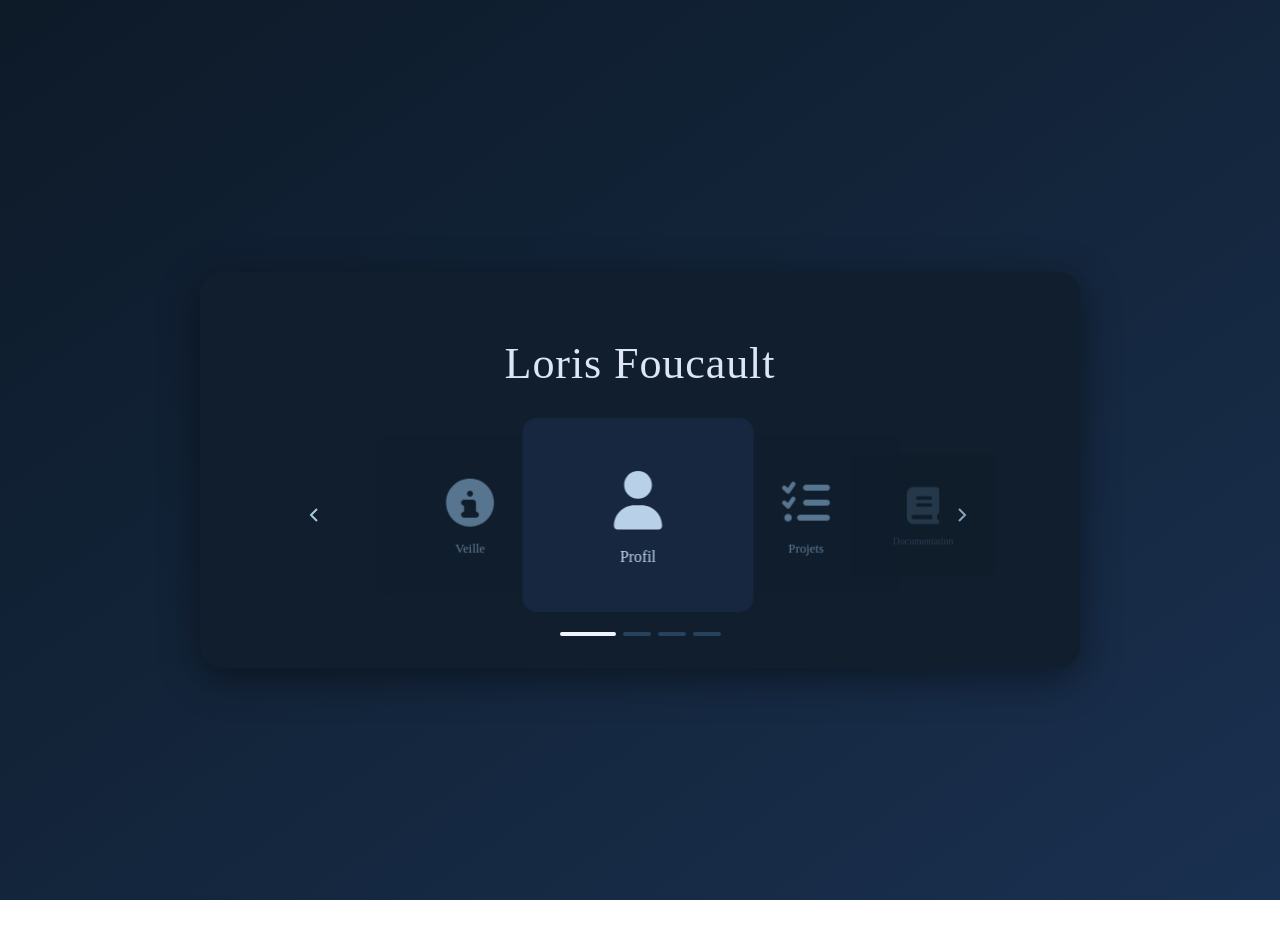
<file: index.html>
<!DOCTYPE html>
<html lang="fr">
<head>
  <meta charset="UTF-8" />
  <meta name="viewport" content="width=device-width, initial-scale=1.0" />
  <title>Accueil</title>
  <link rel="stylesheet" href="css/styles.css" />
</head>
<body>
  <div class="bg-layer bg-a" id="bga"></div>
  <div class="bg-layer bg-b" id="bgb"></div>

  <div id="accueil">
    <div id="accueil-card">
      <h1>Loris Foucault</h1>

      <div class="carousel-container">
        <button class="carousel-btn carousel-btn-prev" aria-label="Previous slide">
          <svg width="24" height="24" viewBox="0 0 24 24" fill="none" stroke="currentColor" stroke-width="2">
            <polyline points="15,18 9,12 15,6"></polyline>
          </svg>
        </button>

        <div class="carousel-wrapper">
          <ul class="slider" id="slider">

            <li class="slide active"
                data-bg="linear-gradient(145deg, #0d1a28 0%, #14263d 55%, #1a3050 100%)">
              <a href="profil.html">
                <svg xmlns="http://www.w3.org/2000/svg" viewBox="0 0 640 640" class="slide-pict">
                  <path d="M320 312C386.3 312 440 258.3 440 192C440 125.7 386.3 72 320 72C253.7 72 200 125.7 200 192C200 258.3 253.7 312 320 312zM290.3 368C191.8 368 112 447.8 112 546.3C112 562.7 125.3 576 141.7 576L498.3 576C514.7 576 528 562.7 528 546.3C528 447.8 448.2 368 349.7 368L290.3 368z"/>
                </svg>
                <span>Profil</span>
              </a>
            </li>

            <li class="slide"
                data-bg="linear-gradient(145deg, #0c1923 0%, #131f30 50%, #1c2e42 100%)">
              <a href="projet.html">
                <svg xmlns="http://www.w3.org/2000/svg" viewBox="0 0 640 640" class="slide-pict">
                  <path d="M197.8 100.3C208.7 107.9 211.3 122.9 203.7 133.7L147.7 213.7C143.6 219.5 137.2 223.2 130.1 223.8C123 224.4 116 222 111 217L71 177C61.7 167.6 61.7 152.4 71 143C80.3 133.6 95.6 133.7 105 143L124.8 162.8L164.4 106.2C172 95.3 187 92.7 197.8 100.3zM197.8 260.3C208.7 267.9 211.3 282.9 203.7 293.7L147.7 373.7C143.6 379.5 137.2 383.2 130.1 383.8C123 384.4 116 382 111 377L71 337C61.6 327.6 61.6 312.4 71 303.1C80.4 293.8 95.6 293.7 104.9 303.1L124.7 322.9L164.3 266.3C171.9 255.4 186.9 252.8 197.7 260.4zM288 160C288 142.3 302.3 128 320 128L544 128C561.7 128 576 142.3 576 160C576 177.7 561.7 192 544 192L320 192C302.3 192 288 177.7 288 160zM288 320C288 302.3 302.3 288 320 288L544 288C561.7 288 576 302.3 576 320C576 337.7 561.7 352 544 352L320 352C302.3 352 288 337.7 288 320zM224 480C224 462.3 238.3 448 256 448L544 448C561.7 448 576 462.3 576 480C576 497.7 561.7 512 544 512L256 512C238.3 512 224 497.7 224 480zM128 440C150.1 440 168 457.9 168 480C168 502.1 150.1 520 128 520C105.9 520 88 502.1 88 480C88 457.9 105.9 440 128 440z"/>
                </svg>
                <span>Projets</span>
              </a>
            </li>

            <li class="slide"
                data-bg="linear-gradient(145deg, #0b1820 0%, #121c2a 50%, #192a3c 100%)">
              <a href="doc.html">
                <svg xmlns="http://www.w3.org/2000/svg" viewBox="0 0 640 640" class="slide-pict">
                  <path d="M480 576L192 576C139 576 96 533 96 480L96 160C96 107 139 64 192 64L496 64C522.5 64 544 85.5 544 112L544 400C544 420.9 530.6 438.7 512 445.3L512 512C529.7 512 544 526.3 544 544C544 561.7 529.7 576 512 576L480 576zM192 448C174.3 448 160 462.3 160 480C160 497.7 174.3 512 192 512L448 512L448 448L192 448zM224 216C224 229.3 234.7 240 248 240L424 240C437.3 240 448 229.3 448 216C448 202.7 437.3 192 424 192L248 192C234.7 192 224 202.7 224 216zM248 288C234.7 288 224 298.7 224 312C224 325.3 234.7 336 248 336L424 336C437.3 336 448 325.3 448 312C448 298.7 437.3 288 424 288L248 288z"/>
                </svg>
                <span>Documentation</span>
              </a>
            </li>

            <li class="slide"
                data-bg="linear-gradient(145deg, #0d1a24 0%, #152030 50%, #1a2c3e 100%)">
              <a href="veille.html">
                <svg xmlns="http://www.w3.org/2000/svg" viewBox="0 0 640 640" class="slide-pict">
                  <path d="M320 64C177.3 64 64 177.3 64 320C64 462.7 177.3 576 320 576C462.7 576 576 462.7 576 320C576 177.3 462.7 64 320 64zM320 192C337.7 192 352 206.3 352 224C352 241.7 337.7 256 320 256C302.3 256 288 241.7 288 224C288 206.3 302.3 192 320 192zM288 288L352 288C369.7 288 384 302.3 384 320L384 416C401.7 416 416 430.3 416 448C416 465.7 401.7 480 384 480L256 480C238.3 480 224 465.7 224 448C224 430.3 238.3 416 256 416L256 352C238.3 352 224 337.7 224 320C224 302.3 238.3 288 256 288L288 288z"/>
                </svg>
                <span>Veille</span>
              </a>
            </li>

          </ul>
        </div>

        <button class="carousel-btn carousel-btn-next" aria-label="Next slide">
          <svg width="24" height="24" viewBox="0 0 24 24" fill="none" stroke="currentColor" stroke-width="2">
            <polyline points="9,18 15,12 9,6"></polyline>
          </svg>
        </button>
      </div>

      <div class="carousel-indicators">
        <button class="indicator active" data-slide="0"></button>
        <button class="indicator" data-slide="1"></button>
        <button class="indicator" data-slide="2"></button>
        <button class="indicator" data-slide="3"></button>
      </div>
    </div>
  </div>

  <script src="js/script.js"></script>
</body>
</html>
</file>
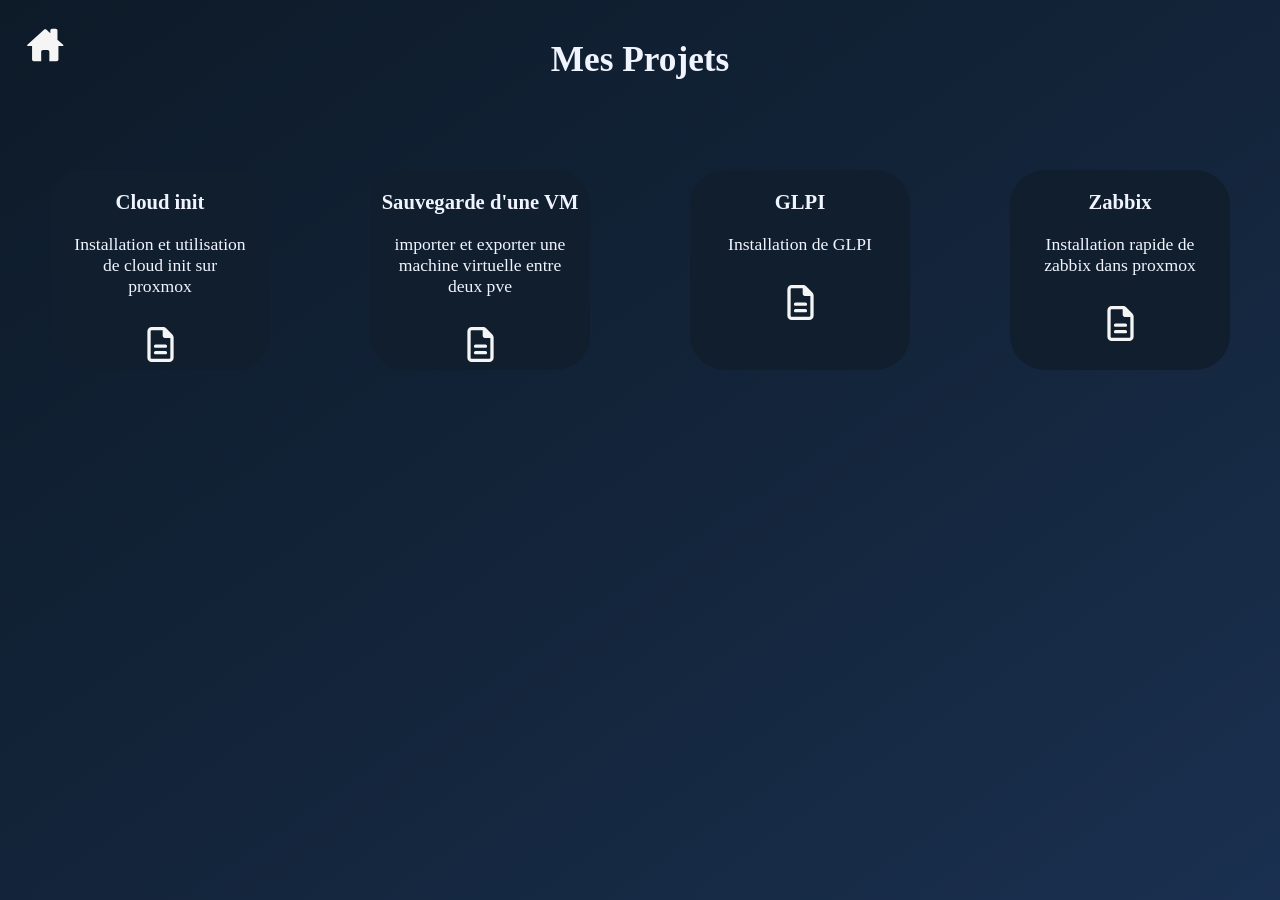
<file: doc.html>
<!DOCTYPE html>
<html lang="en">
<head>
    <meta charset="UTF-8">
    <meta name="viewport" content="width=device-width, initial-scale=1.0">
    <title>Documentations</title>
    <link rel="stylesheet" href="css/styles.css">
</head>
<body>
<body>
    <div class="home">
        <a href="index.html">
            <svg viewBox="-4.5 0 32 32" class="home-icon" xmlns="http://www.w3.org/2000/svg"><path d="M19.469 12.594l3.625 3.313c0.438 0.406 0.313 0.719-0.281 0.719h-2.719v8.656c0 0.594-0.5 1.125-1.094 1.125h-4.719v-6.063c0-0.594-0.531-1.125-1.125-1.125h-2.969c-0.594 0-1.125 0.531-1.125 1.125v6.063h-4.719c-0.594 0-1.125-0.531-1.125-1.125v-8.656h-2.688c-0.594 0-0.719-0.313-0.281-0.719l10.594-9.625c0.438-0.406 1.188-0.406 1.656 0l2.406 2.156v-1.719c0-0.594 0.531-1.125 1.125-1.125h2.344c0.594 0 1.094 0.531 1.094 1.125v5.875z"></path>
        </svg>
        </a>
    </div>
    <h1 id="section-title">Mes Projets</h1>
    <div id="card-container">
        <div class="card">
            <h3>Cloud init</h3>
            <p>Installation et utilisation de cloud init sur proxmox</p>
            <div class="card-links">
                <a href="pdf/cloud-init.odt">
                    <svg xmlns="http://www.w3.org/2000/svg" class="icon-project" viewBox="0 0 384 512">
                        <path d="M64 464c-8.8 0-16-7.2-16-16L48 64c0-8.8 7.2-16 16-16l160 0 0 80c0 17.7 14.3 32 32 32l80 0 0 288c0 8.8-7.2 16-16 16L64 464zM64 0C28.7 0 0 28.7 0 64L0 448c0 35.3 28.7 64 64 64l256 0c35.3 0 64-28.7 64-64l0-293.5c0-17-6.7-33.3-18.7-45.3L274.7 18.7C262.7 6.7 246.5 0 229.5 0L64 0zm56 256c-13.3 0-24 10.7-24 24s10.7 24 24 24l144 0c13.3 0 24-10.7 24-24s-10.7-24-24-24l-144 0zm0 96c-13.3 0-24 10.7-24 24s10.7 24 24 24l144 0c13.3 0 24-10.7 24-24s-10.7-24-24-24l-144 0z"/>
                    </svg>
                </a>
            </div>
        </div>
        <div class="card">
            <h3>Sauvegarde d'une VM</h3>
            <p>importer et exporter une machine virtuelle entre deux pve</p>
            <div class="card-links">
                <a href="pdf/proxmox_import_export.odt">
                    <svg xmlns="http://www.w3.org/2000/svg" class="icon-project" viewBox="0 0 384 512">
                        <path d="M64 464c-8.8 0-16-7.2-16-16L48 64c0-8.8 7.2-16 16-16l160 0 0 80c0 17.7 14.3 32 32 32l80 0 0 288c0 8.8-7.2 16-16 16L64 464zM64 0C28.7 0 0 28.7 0 64L0 448c0 35.3 28.7 64 64 64l256 0c35.3 0 64-28.7 64-64l0-293.5c0-17-6.7-33.3-18.7-45.3L274.7 18.7C262.7 6.7 246.5 0 229.5 0L64 0zm56 256c-13.3 0-24 10.7-24 24s10.7 24 24 24l144 0c13.3 0 24-10.7 24-24s-10.7-24-24-24l-144 0zm0 96c-13.3 0-24 10.7-24 24s10.7 24 24 24l144 0c13.3 0 24-10.7 24-24s-10.7-24-24-24l-144 0z"/>
                    </svg>
                </a>
            </div>
        </div>
        <div class="card">
            <h3>GLPI</h3>
            <p>Installation de GLPI</p>
            <div class="card-links">
                <a href="pdf/glpi.odt">
                    <svg xmlns="http://www.w3.org/2000/svg" class="icon-project" viewBox="0 0 384 512">
                        <path d="M64 464c-8.8 0-16-7.2-16-16L48 64c0-8.8 7.2-16 16-16l160 0 0 80c0 17.7 14.3 32 32 32l80 0 0 288c0 8.8-7.2 16-16 16L64 464zM64 0C28.7 0 0 28.7 0 64L0 448c0 35.3 28.7 64 64 64l256 0c35.3 0 64-28.7 64-64l0-293.5c0-17-6.7-33.3-18.7-45.3L274.7 18.7C262.7 6.7 246.5 0 229.5 0L64 0zm56 256c-13.3 0-24 10.7-24 24s10.7 24 24 24l144 0c13.3 0 24-10.7 24-24s-10.7-24-24-24l-144 0zm0 96c-13.3 0-24 10.7-24 24s10.7 24 24 24l144 0c13.3 0 24-10.7 24-24s-10.7-24-24-24l-144 0z"/>
                    </svg>
                </a>
            </div>
        </div>
        <div class="card">
            <h3>Zabbix</h3>
            <p>Installation rapide de zabbix dans proxmox</p>
            <div class="card-links">
                <a href="pdf/proxmox_import_export.odt">
                    <svg xmlns="http://www.w3.org/2000/svg" class="icon-project" viewBox="0 0 384 512">
                        <path d="M64 464c-8.8 0-16-7.2-16-16L48 64c0-8.8 7.2-16 16-16l160 0 0 80c0 17.7 14.3 32 32 32l80 0 0 288c0 8.8-7.2 16-16 16L64 464zM64 0C28.7 0 0 28.7 0 64L0 448c0 35.3 28.7 64 64 64l256 0c35.3 0 64-28.7 64-64l0-293.5c0-17-6.7-33.3-18.7-45.3L274.7 18.7C262.7 6.7 246.5 0 229.5 0L64 0zm56 256c-13.3 0-24 10.7-24 24s10.7 24 24 24l144 0c13.3 0 24-10.7 24-24s-10.7-24-24-24l-144 0zm0 96c-13.3 0-24 10.7-24 24s10.7 24 24 24l144 0c13.3 0 24-10.7 24-24s-10.7-24-24-24l-144 0z"/>
                    </svg>
                </a>
            </div>
        </div>
    </div>
</body>
</html>
</file>
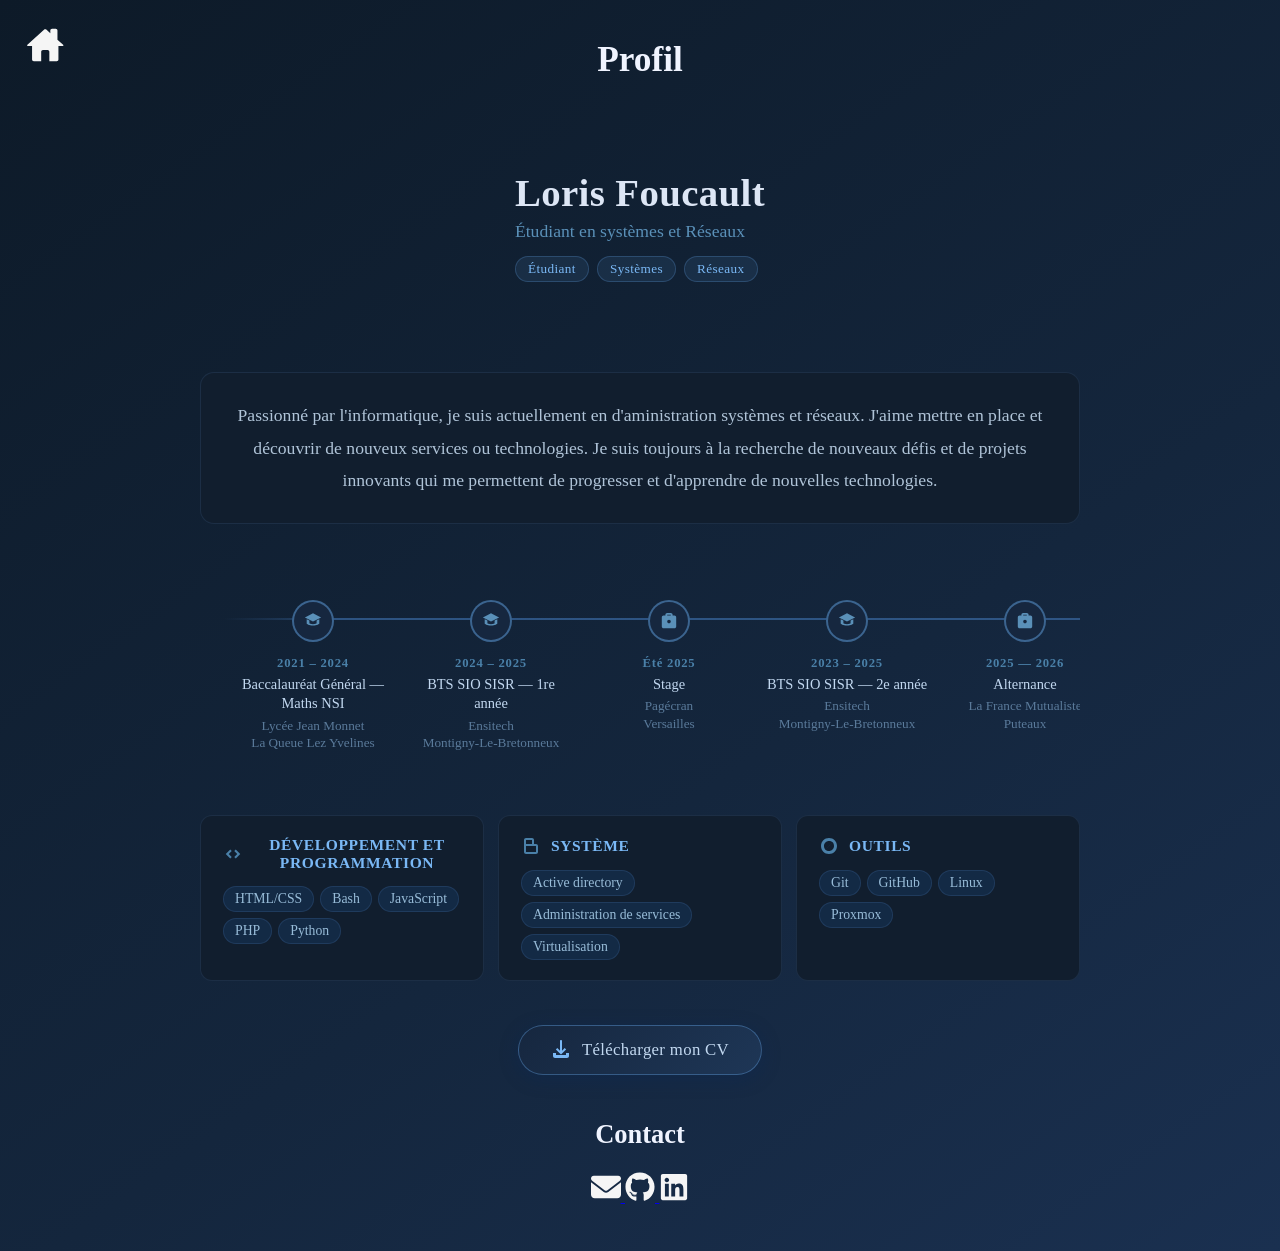
<file: profil.html>
<!DOCTYPE html>
<html lang="fr">
<head>
    <meta charset="UTF-8">
    <meta name="viewport" content="width=device-width, initial-scale=1.0">
    <title>Profil</title>
    <link rel="stylesheet" href="css/styles.css">
</head>
<body>
    <div class="home">
        <a href="index.html">
            <svg viewBox="-4.5 0 32 32" class="home-icon" xmlns="http://www.w3.org/2000/svg"><path d="M19.469 12.594l3.625 3.313c0.438 0.406 0.313 0.719-0.281 0.719h-2.719v8.656c0 0.594-0.5 1.125-1.094 1.125h-4.719v-6.063c0-0.594-0.531-1.125-1.125-1.125h-2.969c-0.594 0-1.125 0.531-1.125 1.125v6.063h-4.719c-0.594 0-1.125-0.531-1.125-1.125v-8.656h-2.688c-0.594 0-0.719-0.313-0.281-0.719l10.594-9.625c0.438-0.406 1.188-0.406 1.656 0l2.406 2.156v-1.719c0-0.594 0.531-1.125 1.125-1.125h2.344c0.594 0 1.094 0.531 1.094 1.125v5.875z"></path>
        </svg>
        </a>
    </div>
    <h1 id="section-title">Profil</h1>
    <div class="profil-header">
      <div class="profil-header-text">
        <h1>Loris Foucault</h1>
        <p class="subtitle">Étudiant en systèmes et Réseaux</p>
        <div class="profil-tags">
          <span class="tag">Étudiant</span>
          <span class="tag">Systèmes</span>
          <span class="tag">Réseaux</span>
        </div>
      </div>
    </div>

    <div class="section">
      <div class="about-text">
        Passionné par l'informatique, je suis actuellement en d'aministration systèmes et réseaux. J'aime mettre en place et découvrir de nouveux services ou technologies.
        Je suis toujours à la recherche de nouveaux défis et de projets innovants qui me 
        permettent de progresser et d'apprendre de nouvelles technologies.
      </div>
    </div>

    <div class="section">
      <div class="timeline-scroll">
        <div class="timeline">

          <div class="timeline-item">
            <div class="timeline-dot">
              <svg viewBox="0 0 640 640"><path d="M320 48L32 192L320 336L608 192L320 48zM96 256L96 416C96 416 176 480 320 480C464 480 544 416 544 416L544 256L448 304L448 400C448 400 400 432 320 432C240 432 192 400 192 400L192 304L96 256z"/></svg>
            </div>
            <div class="timeline-content">
              <div class="timeline-year">2021 – 2024</div>
              <div class="timeline-title">Baccalauréat Général — Maths NSI</div>
              <div class="timeline-place">Lycée Jean Monnet<br>La Queue Lez Yvelines</div>
            </div>
          </div>

          <div class="timeline-item">
            <div class="timeline-dot">
              <svg viewBox="0 0 640 640"><path d="M320 48L32 192L320 336L608 192L320 48zM96 256L96 416C96 416 176 480 320 480C464 480 544 416 544 416L544 256L448 304L448 400C448 400 400 432 320 432C240 432 192 400 192 400L192 304L96 256z"/></svg>
            </div>
            <div class="timeline-content">
              <div class="timeline-year">2024 – 2025</div>
              <div class="timeline-title">BTS SIO SISR — 1re année</div>
              <div class="timeline-place">Ensitech<br>Montigny-Le-Bretonneux</div>
            </div>
          </div>

          <div class="timeline-item">
            <div class="timeline-dot">
              <svg viewBox="0 0 640 640"><path d="M512 128H448V96C448 60.7 419.3 32 384 32H256C220.7 32 192 60.7 192 96V128H128C92.7 128 64 156.7 64 192V512C64 547.3 92.7 576 128 576H512C547.3 576 576 547.3 576 512V192C576 156.7 547.3 128 512 128zM256 96H384V128H256V96zM320 400C284.7 400 256 371.3 256 336C256 300.7 284.7 272 320 272C355.3 272 384 300.7 384 336C384 371.3 355.3 400 320 400z"/></svg>
            </div>
            <div class="timeline-content">
              <div class="timeline-year">Été 2025</div>
              <div class="timeline-title">Stage</div>
              <div class="timeline-place">Pagécran<br>Versailles</div>
            </div>
          </div>

          <div class="timeline-item">
            <div class="timeline-dot">
              <svg viewBox="0 0 640 640"><path d="M320 48L32 192L320 336L608 192L320 48zM96 256L96 416C96 416 176 480 320 480C464 480 544 416 544 416L544 256L448 304L448 400C448 400 400 432 320 432C240 432 192 400 192 400L192 304L96 256z"/></svg>
            </div>
            <div class="timeline-content">
              <div class="timeline-year">2023 – 2025</div>
              <div class="timeline-title">BTS SIO SISR — 2e année</div>
              <div class="timeline-place">Ensitech<br>Montigny-Le-Bretonneux</div>
            </div>
          </div>

          <div class="timeline-item">
            <div class="timeline-dot">
              <svg viewBox="0 0 640 640"><path d="M512 128H448V96C448 60.7 419.3 32 384 32H256C220.7 32 192 60.7 192 96V128H128C92.7 128 64 156.7 64 192V512C64 547.3 92.7 576 128 576H512C547.3 576 576 547.3 576 512V192C576 156.7 547.3 128 512 128zM256 96H384V128H256V96zM320 400C284.7 400 256 371.3 256 336C256 300.7 284.7 272 320 272C355.3 272 384 300.7 384 336C384 371.3 355.3 400 320 400z"/></svg>
            </div>
            <div class="timeline-content">
              <div class="timeline-year">2025 — 2026</div>
              <div class="timeline-title">Alternance</div>
              <div class="timeline-place">La France Mutualiste<br>Puteaux</div>
            </div>
          </div>

          <div class="timeline-item">
            <div class="timeline-dot">
              <svg viewBox="0 0 640 640"><path d="M320 48L32 192L320 336L608 192L320 48zM96 256L96 416C96 416 176 480 320 480C464 480 544 416 544 416L544 256L448 304L448 400C448 400 400 432 320 432C240 432 192 400 192 400L192 304L96 256z"/></svg>
            </div>
            <div class="timeline-content">
              <div class="timeline-year">2026 — 2027</div>
              <div class="timeline-title">Bachelor en cybersécurité</div>
              <div class="timeline-place">Ensitech<br>Montigny-Le-Bretonneux</div>
            </div>
          </div>

        </div>
      </div>
    </div>

    <div class="section">
      <div class="skills-grid">

        <div class="skill-card">
          <div class="skill-card-header">
            <svg viewBox="0 0 640 640"><path d="M232 176L88 320L232 464L280 416L184 320L280 224L232 176zM408 176L360 224L456 320L360 416L408 464L552 320L408 176z"/></svg>
            <h3>Développement et Programmation</h3>
          </div>
          <div class="skill-list">
            <span class="skill-pill">HTML/CSS</span>
            <span class="skill-pill">Bash</span>
            <span class="skill-pill">JavaScript</span>
            <span class="skill-pill">PHP</span>
            <span class="skill-pill">Python</span>
          </div>
        </div>

        <div class="skill-card">
          <div class="skill-card-header">
            <svg viewBox="0 0 640 640"><path d="M96 128C96 92.7 124.7 64 160 64H352C387.3 64 416 92.7 416 128V256H480C515.3 256 544 284.7 544 320V512C544 547.3 515.3 576 480 576H160C124.7 576 96 547.3 96 512V128zM160 320V512H480V320H160zM160 128V256H352V128H160z"/></svg>
            <h3>Système</h3>
          </div>
          <div class="skill-list">
            <span class="skill-pill">Active directory</span>
            <span class="skill-pill">Administration de services</span>
            <span class="skill-pill">Virtualisation</span>
          </div>
        </div>

        <div class="skill-card">
          <div class="skill-card-header">
            <svg viewBox="0 0 640 640"><path d="M320 64C177.3 64 64 177.3 64 320C64 462.7 177.3 576 320 576C462.7 576 576 462.7 576 320C576 177.3 462.7 64 320 64zM320 160C363.3 160 404.4 174.9 437.2 201.6L201.6 437.2C174.9 404.4 160 363.3 160 320C160 231.6 231.6 160 320 160zM320 480C276.7 480 235.6 465.1 202.8 438.4L438.4 202.8C465.1 235.6 480 276.7 480 320C480 408.4 408.4 480 320 480z"/></svg>
            <h3>Outils</h3>
          </div>
          <div class="skill-list">
            <span class="skill-pill">Git</span>
            <span class="skill-pill">GitHub</span>
            <span class="skill-pill">Linux</span>
            <span class="skill-pill">Proxmox</span>
          </div>
        </div>
      </div>
    </div>
    <div class="section">
        <div class="cv-section">
            <a href="assets/cv_foucault.pdf" download class="cv-btn">
            <svg viewBox="0 0 640 640"><path d="M288 32C288 14.3 302.3 0 320 0C337.7 0 352 14.3 352 32V342.1L438 256L484 302L320 466L156 302L202 256L288 342.1V32zM64 416H160V480H480V416H576V512C576 547.3 547.3 576 512 576H128C92.7 576 64 547.3 64 512V416z"/></svg>
            Télécharger mon CV
            </a>
        </div>
    </div>
    <div class="section">
            <h2>Contact</h2>
            <div class="contact-links">
                <a href="mailto:loris.foucault.24@gmail.com" class="contact-link">
                    <svg xmlns="http://www.w3.org/2000/svg" viewBox="0 0 512 512">
                        <path d="M48 64C21.5 64 0 85.5 0 112c0 15.1 7.1 29.3 19.2 38.4L236.8 313.6c11.4 8.5 27 8.5 38.4 0L492.8 150.4c12.1-9.1 19.2-23.3 19.2-38.4c0-26.5-21.5-48-48-48H48zM0 176V384c0 35.3 28.7 64 64 64H448c35.3 0 64-28.7 64-64V176L294.4 339.2c-22.8 17.1-54 17.1-76.8 0L0 176z"/>
                    </svg>
                </a>
                <a href="https://github.com/heliakennee" target="_blank" class="contact-link">
                    <svg xmlns="http://www.w3.org/2000/svg" viewBox="0 0 496 512">
                        <path d="M165.9 397.4c0 2-2.3 3.6-5.2 3.6-3.3 .3-5.6-1.3-5.6-3.6 0-2 2.3-3.6 5.2-3.6 3-.3 5.6 1.3 5.6 3.6zm-31.1-4.5c-.7 2 1.3 4.3 4.3 4.9 2.6 1 5.6 0 6.2-2s-1.3-4.3-4.3-5.2c-2.6-.7-5.5 .3-6.2 2.3zm44.2-1.7c-2.9 .7-4.9 2.6-4.6 4.9 .3 2 2.9 3.3 5.9 2.6 2.9-.7 4.9-2.6 4.6-4.6-.3-1.9-3-3.2-5.9-2.9zM244.8 8C106.1 8 0 113.3 0 252c0 110.9 69.8 205.8 169.5 239.2 12.8 2.3 17.3-5.6 17.3-12.1 0-6.2-.3-40.4-.3-61.4 0 0-70 15-84.7-29.8 0 0-11.4-29.1-27.8-36.6 0 0-22.9-15.7 1.6-15.4 0 0 24.9 2 38.6 25.8 21.9 38.6 58.6 27.5 72.9 20.9 2.3-16 8.8-27.1 16-33.7-55.9-6.2-112.3-14.3-112.3-110.5 0-27.5 7.6-41.3 23.6-58.9-2.6-6.5-11.1-33.3 2.6-67.9 20.9-6.5 69 27 69 27 20-5.6 41.5-8.5 62.8-8.5s42.8 2.9 62.8 8.5c0 0 48.1-33.6 69-27 13.7 34.7 5.2 61.4 2.6 67.9 16 17.7 25.8 31.5 25.8 58.9 0 96.5-58.9 104.2-114.8 110.5 9.2 7.9 17 22.9 17 46.4 0 33.7-.3 75.4-.3 83.6 0 6.5 4.6 14.4 17.3 12.1C428.2 457.8 496 362.9 496 252 496 113.3 383.5 8 244.8 8zM97.2 352.9c-1.3 1-1 3.3 .7 5.2 1.6 1.6 3.9 2.3 5.2 1 1.3-1 1-3.3-.7-5.2-1.6-1.6-3.9-2.3-5.2-1zm-10.8-8.1c-.7 1.3 .3 2.9 2.3 3.9 1.6 1 3.6 .7 4.3-.7 .7-1.3-.3-2.9-2.3-3.9-2-.6-3.6-.3-4.3 .7zm32.4 35.6c-1.6 1.3-1 4.3 1.3 6.2 2.3 2.3 5.2 2.6 6.5 1 1.3-1.3 .7-4.3-1.3-6.2-2.2-2.3-5.2-2.6-6.5-1zm-11.4-14.7c-1.6 1-1.6 3.6 0 5.9 1.6 2.3 4.3 3.3 5.6 2.3 1.6-1.3 1.6-3.9 0-6.2-1.4-2.3-4-3.3-5.6-2z"/>
                    </svg>
                </a>
                <a href="https://www.linkedin.com/in/loris-foucault-b8874b301/" target="_blank" class="contact-link">
                    <svg xmlns="http://www.w3.org/2000/svg" viewBox="0 0 448 512">
                        <path d="M416 32H31.9C14.3 32 0 46.5 0 64.3v383.4C0 465.5 14.3 480 31.9 480H416c17.6 0 32-14.5 32-32.3V64.3c0-17.8-14.4-32.3-32-32.3zM135.4 416H69V202.2h66.5V416zm-33.2-243c-21.3 0-38.5-17.3-38.5-38.5S80.9 96 102.2 96c21.2 0 38.5 17.3 38.5 38.5 0 21.3-17.2 38.5-38.5 38.5zm282.1 243h-66.4V312c0-24.8-.5-56.7-34.5-56.7-34.6 0-39.9 27-39.9 54.9V416h-66.4V202.2h63.7v29.2h.9c8.9-16.8 30.6-34.5 62.9-34.5 67.2 0 79.7 44.3 79.7 101.9V416z"/>
                    </svg>
                </a>
            </div>
        </div>
  </div>
</body>
</html>
</file>
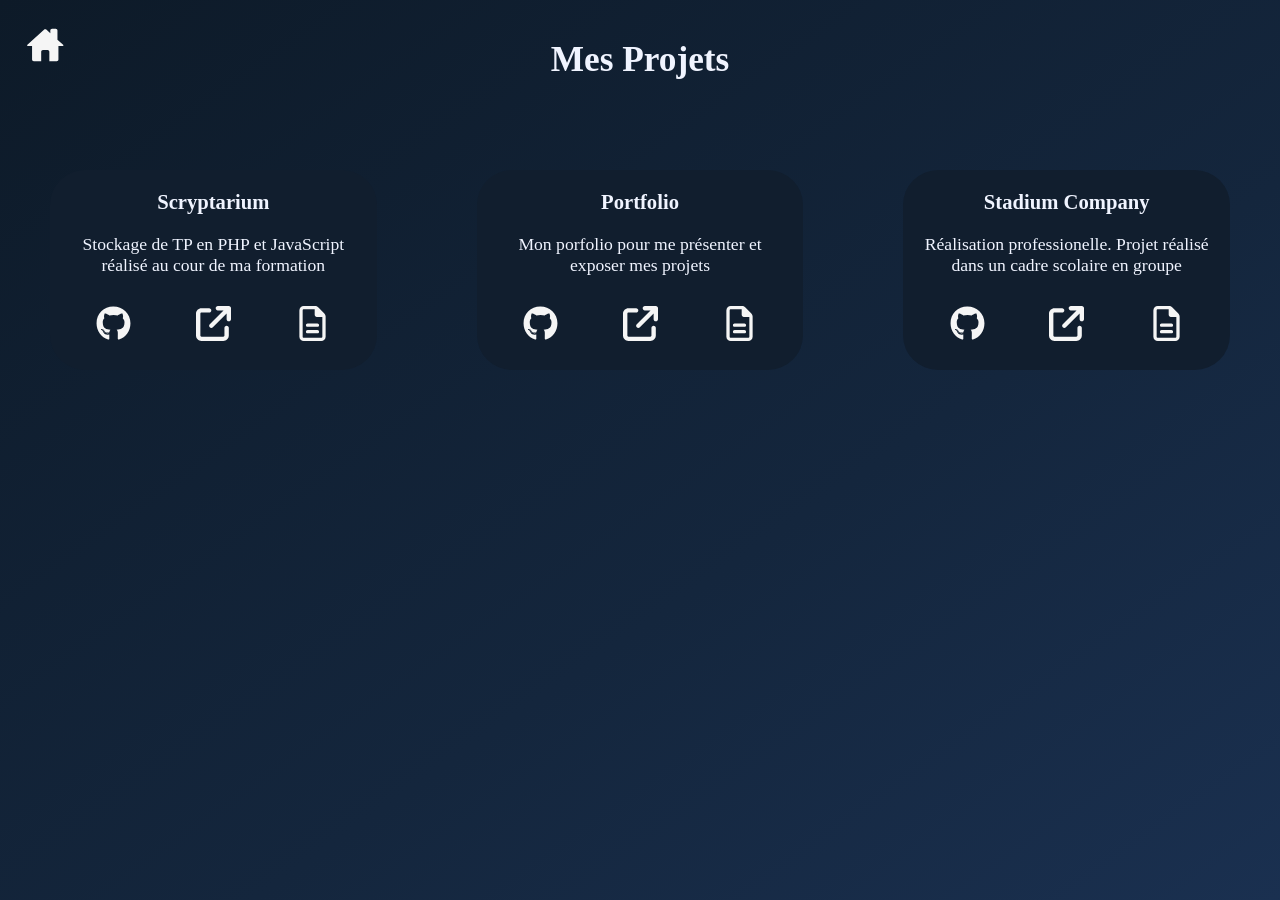
<file: projet.html>
<!DOCTYPE html>
<html lang="fr">
<head>
    <meta charset="UTF-8">
    <meta name="viewport" content="width=device-width, initial-scale=1.0">
    <title>Projets</title>
    <link rel="stylesheet" href="css/styles.css">
    <script src="js/script.js"></script>
</head>
<body>
    <div class="home">
        <a href="index.html">
            <svg viewBox="-4.5 0 32 32" class="home-icon" xmlns="http://www.w3.org/2000/svg"><path d="M19.469 12.594l3.625 3.313c0.438 0.406 0.313 0.719-0.281 0.719h-2.719v8.656c0 0.594-0.5 1.125-1.094 1.125h-4.719v-6.063c0-0.594-0.531-1.125-1.125-1.125h-2.969c-0.594 0-1.125 0.531-1.125 1.125v6.063h-4.719c-0.594 0-1.125-0.531-1.125-1.125v-8.656h-2.688c-0.594 0-0.719-0.313-0.281-0.719l10.594-9.625c0.438-0.406 1.188-0.406 1.656 0l2.406 2.156v-1.719c0-0.594 0.531-1.125 1.125-1.125h2.344c0.594 0 1.094 0.531 1.094 1.125v5.875z"></path>
        </svg>
        </a>
    </div>
    <h1 id="section-title">Mes Projets</h1>
    <div id="card-container">
        <div class="card">
            <h3>Scryptarium</h3>
            <p>Stockage de TP en PHP et JavaScript réalisé au cour de ma formation</p>
            <div class="card-links">
                <a href="https://github.com/heliakennee/Scryptarium" target="_blank">
                    <svg xmlns="http://www.w3.org/2000/svg" class="icon-project" viewBox="0 0 496 512">
                        <path d="M165.9 397.4c0 2-2.3 3.6-5.2 3.6-3.3 .3-5.6-1.3-5.6-3.6 0-2 2.3-3.6 5.2-3.6 3-.3 5.6 1.3 5.6 3.6zm-31.1-4.5c-.7 2 1.3 4.3 4.3 4.9 2.6 1 5.6 0 6.2-2s-1.3-4.3-4.3-5.2c-2.6-.7-5.5 .3-6.2 2.3zm44.2-1.7c-2.9 .7-4.9 2.6-4.6 4.9 .3 2 2.9 3.3 5.9 2.6 2.9-.7 4.9-2.6 4.6-4.6-.3-1.9-3-3.2-5.9-2.9zM244.8 8C106.1 8 0 113.3 0 252c0 110.9 69.8 205.8 169.5 239.2 12.8 2.3 17.3-5.6 17.3-12.1 0-6.2-.3-40.4-.3-61.4 0 0-70 15-84.7-29.8 0 0-11.4-29.1-27.8-36.6 0 0-22.9-15.7 1.6-15.4 0 0 24.9 2 38.6 25.8 21.9 38.6 58.6 27.5 72.9 20.9 2.3-16 8.8-27.1 16-33.7-55.9-6.2-112.3-14.3-112.3-110.5 0-27.5 7.6-41.3 23.6-58.9-2.6-6.5-11.1-33.3 2.6-67.9 20.9-6.5 69 27 69 27 20-5.6 41.5-8.5 62.8-8.5s42.8 2.9 62.8 8.5c0 0 48.1-33.6 69-27 13.7 34.7 5.2 61.4 2.6 67.9 16 17.7 25.8 31.5 25.8 58.9 0 96.5-58.9 104.2-114.8 110.5 9.2 7.9 17 22.9 17 46.4 0 33.7-.3 75.4-.3 83.6 0 6.5 4.6 14.4 17.3 12.1C428.2 457.8 496 362.9 496 252 496 113.3 383.5 8 244.8 8zM97.2 352.9c-1.3 1-1 3.3 .7 5.2 1.6 1.6 3.9 2.3 5.2 1 1.3-1 1-3.3-.7-5.2-1.6-1.6-3.9-2.3-5.2-1zm-10.8-8.1c-.7 1.3 .3 2.9 2.3 3.9 1.6 1 3.6 .7 4.3-.7 .7-1.3-.3-2.9-2.3-3.9-2-.6-3.6-.3-4.3 .7zm32.4 35.6c-1.6 1.3-1 4.3 1.3 6.2 2.3 2.3 5.2 2.6 6.5 1 1.3-1.3 .7-4.3-1.3-6.2-2.2-2.3-5.2-2.6-6.5-1zm-11.4-14.7c-1.6 1-1.6 3.6 0 5.9 1.6 2.3 4.3 3.3 5.6 2.3 1.6-1.3 1.6-3.9 0-6.2-1.4-2.3-4-3.3-5.6-2z"/></svg></a>
                <a href="https://scryptarium.onrender.com/" target="_blank">
                    <svg xmlns="http://www.w3.org/2000/svg" class="icon-project" viewBox="0 0 512 512">
                        <path d="M320 0c-17.7 0-32 14.3-32 32s14.3 32 32 32l82.7 0L201.4 265.4c-12.5 12.5-12.5 32.8 0 45.3s32.8 12.5 45.3 0L448 109.3l0 82.7c0 17.7 14.3 32 32 32s32-14.3 32-32l0-160c0-17.7-14.3-32-32-32L320 0zM80 32C35.8 32 0 67.8 0 112L0 432c0 44.2 35.8 80 80 80l320 0c44.2 0 80-35.8 80-80l0-112c0-17.7-14.3-32-32-32s-32 14.3-32 32l0 112c0 8.8-7.2 16-16 16L80 448c-8.8 0-16-7.2-16-16l0-320c0-8.8 7.2-16 16-16l112 0c17.7 0 32-14.3 32-32s-14.3-32-32-32L80 32z"/>
                    </svg></a>
                <a href="#">
                    <svg xmlns="http://www.w3.org/2000/svg" class="icon-project" viewBox="0 0 384 512">
                        <path d="M64 464c-8.8 0-16-7.2-16-16L48 64c0-8.8 7.2-16 16-16l160 0 0 80c0 17.7 14.3 32 32 32l80 0 0 288c0 8.8-7.2 16-16 16L64 464zM64 0C28.7 0 0 28.7 0 64L0 448c0 35.3 28.7 64 64 64l256 0c35.3 0 64-28.7 64-64l0-293.5c0-17-6.7-33.3-18.7-45.3L274.7 18.7C262.7 6.7 246.5 0 229.5 0L64 0zm56 256c-13.3 0-24 10.7-24 24s10.7 24 24 24l144 0c13.3 0 24-10.7 24-24s-10.7-24-24-24l-144 0zm0 96c-13.3 0-24 10.7-24 24s10.7 24 24 24l144 0c13.3 0 24-10.7 24-24s-10.7-24-24-24l-144 0z"/>
                    </svg>
                </a>
            </div>
        </div>
        <div class="card">
            <h3>Portfolio</h3>
            <p>Mon porfolio pour me présenter et exposer mes projets</p>
            <div class="card-links">
                <a href="https://github.com/heliakennee/Scryptarium" target="_blank">
                    <svg xmlns="http://www.w3.org/2000/svg" class="icon-project" viewBox="0 0 496 512">
                        <path d="M165.9 397.4c0 2-2.3 3.6-5.2 3.6-3.3 .3-5.6-1.3-5.6-3.6 0-2 2.3-3.6 5.2-3.6 3-.3 5.6 1.3 5.6 3.6zm-31.1-4.5c-.7 2 1.3 4.3 4.3 4.9 2.6 1 5.6 0 6.2-2s-1.3-4.3-4.3-5.2c-2.6-.7-5.5 .3-6.2 2.3zm44.2-1.7c-2.9 .7-4.9 2.6-4.6 4.9 .3 2 2.9 3.3 5.9 2.6 2.9-.7 4.9-2.6 4.6-4.6-.3-1.9-3-3.2-5.9-2.9zM244.8 8C106.1 8 0 113.3 0 252c0 110.9 69.8 205.8 169.5 239.2 12.8 2.3 17.3-5.6 17.3-12.1 0-6.2-.3-40.4-.3-61.4 0 0-70 15-84.7-29.8 0 0-11.4-29.1-27.8-36.6 0 0-22.9-15.7 1.6-15.4 0 0 24.9 2 38.6 25.8 21.9 38.6 58.6 27.5 72.9 20.9 2.3-16 8.8-27.1 16-33.7-55.9-6.2-112.3-14.3-112.3-110.5 0-27.5 7.6-41.3 23.6-58.9-2.6-6.5-11.1-33.3 2.6-67.9 20.9-6.5 69 27 69 27 20-5.6 41.5-8.5 62.8-8.5s42.8 2.9 62.8 8.5c0 0 48.1-33.6 69-27 13.7 34.7 5.2 61.4 2.6 67.9 16 17.7 25.8 31.5 25.8 58.9 0 96.5-58.9 104.2-114.8 110.5 9.2 7.9 17 22.9 17 46.4 0 33.7-.3 75.4-.3 83.6 0 6.5 4.6 14.4 17.3 12.1C428.2 457.8 496 362.9 496 252 496 113.3 383.5 8 244.8 8zM97.2 352.9c-1.3 1-1 3.3 .7 5.2 1.6 1.6 3.9 2.3 5.2 1 1.3-1 1-3.3-.7-5.2-1.6-1.6-3.9-2.3-5.2-1zm-10.8-8.1c-.7 1.3 .3 2.9 2.3 3.9 1.6 1 3.6 .7 4.3-.7 .7-1.3-.3-2.9-2.3-3.9-2-.6-3.6-.3-4.3 .7zm32.4 35.6c-1.6 1.3-1 4.3 1.3 6.2 2.3 2.3 5.2 2.6 6.5 1 1.3-1.3 .7-4.3-1.3-6.2-2.2-2.3-5.2-2.6-6.5-1zm-11.4-14.7c-1.6 1-1.6 3.6 0 5.9 1.6 2.3 4.3 3.3 5.6 2.3 1.6-1.3 1.6-3.9 0-6.2-1.4-2.3-4-3.3-5.6-2z"/></svg></a>
                <a href="https://scryptarium.onrender.com/" target="_blank">
                    <svg xmlns="http://www.w3.org/2000/svg" class="icon-project" viewBox="0 0 512 512">
                        <path d="M320 0c-17.7 0-32 14.3-32 32s14.3 32 32 32l82.7 0L201.4 265.4c-12.5 12.5-12.5 32.8 0 45.3s32.8 12.5 45.3 0L448 109.3l0 82.7c0 17.7 14.3 32 32 32s32-14.3 32-32l0-160c0-17.7-14.3-32-32-32L320 0zM80 32C35.8 32 0 67.8 0 112L0 432c0 44.2 35.8 80 80 80l320 0c44.2 0 80-35.8 80-80l0-112c0-17.7-14.3-32-32-32s-32 14.3-32 32l0 112c0 8.8-7.2 16-16 16L80 448c-8.8 0-16-7.2-16-16l0-320c0-8.8 7.2-16 16-16l112 0c17.7 0 32-14.3 32-32s-14.3-32-32-32L80 32z"/>
                    </svg></a>
                <a href="#">
                    <svg xmlns="http://www.w3.org/2000/svg" class="icon-project" viewBox="0 0 384 512">
                        <path d="M64 464c-8.8 0-16-7.2-16-16L48 64c0-8.8 7.2-16 16-16l160 0 0 80c0 17.7 14.3 32 32 32l80 0 0 288c0 8.8-7.2 16-16 16L64 464zM64 0C28.7 0 0 28.7 0 64L0 448c0 35.3 28.7 64 64 64l256 0c35.3 0 64-28.7 64-64l0-293.5c0-17-6.7-33.3-18.7-45.3L274.7 18.7C262.7 6.7 246.5 0 229.5 0L64 0zm56 256c-13.3 0-24 10.7-24 24s10.7 24 24 24l144 0c13.3 0 24-10.7 24-24s-10.7-24-24-24l-144 0zm0 96c-13.3 0-24 10.7-24 24s10.7 24 24 24l144 0c13.3 0 24-10.7 24-24s-10.7-24-24-24l-144 0z"/>
                    </svg>
                </a>
            </div>
        </div>
        <div class="card">
            <h3>Stadium Company</h3>
            <p>Réalisation professionelle. Projet réalisé dans un cadre scolaire en groupe</p>
            <div class="card-links">
                <a href="#" target="_blank">
                    <svg xmlns="http://www.w3.org/2000/svg" class="icon-project" viewBox="0 0 496 512">
                        <path d="M165.9 397.4c0 2-2.3 3.6-5.2 3.6-3.3 .3-5.6-1.3-5.6-3.6 0-2 2.3-3.6 5.2-3.6 3-.3 5.6 1.3 5.6 3.6zm-31.1-4.5c-.7 2 1.3 4.3 4.3 4.9 2.6 1 5.6 0 6.2-2s-1.3-4.3-4.3-5.2c-2.6-.7-5.5 .3-6.2 2.3zm44.2-1.7c-2.9 .7-4.9 2.6-4.6 4.9 .3 2 2.9 3.3 5.9 2.6 2.9-.7 4.9-2.6 4.6-4.6-.3-1.9-3-3.2-5.9-2.9zM244.8 8C106.1 8 0 113.3 0 252c0 110.9 69.8 205.8 169.5 239.2 12.8 2.3 17.3-5.6 17.3-12.1 0-6.2-.3-40.4-.3-61.4 0 0-70 15-84.7-29.8 0 0-11.4-29.1-27.8-36.6 0 0-22.9-15.7 1.6-15.4 0 0 24.9 2 38.6 25.8 21.9 38.6 58.6 27.5 72.9 20.9 2.3-16 8.8-27.1 16-33.7-55.9-6.2-112.3-14.3-112.3-110.5 0-27.5 7.6-41.3 23.6-58.9-2.6-6.5-11.1-33.3 2.6-67.9 20.9-6.5 69 27 69 27 20-5.6 41.5-8.5 62.8-8.5s42.8 2.9 62.8 8.5c0 0 48.1-33.6 69-27 13.7 34.7 5.2 61.4 2.6 67.9 16 17.7 25.8 31.5 25.8 58.9 0 96.5-58.9 104.2-114.8 110.5 9.2 7.9 17 22.9 17 46.4 0 33.7-.3 75.4-.3 83.6 0 6.5 4.6 14.4 17.3 12.1C428.2 457.8 496 362.9 496 252 496 113.3 383.5 8 244.8 8zM97.2 352.9c-1.3 1-1 3.3 .7 5.2 1.6 1.6 3.9 2.3 5.2 1 1.3-1 1-3.3-.7-5.2-1.6-1.6-3.9-2.3-5.2-1zm-10.8-8.1c-.7 1.3 .3 2.9 2.3 3.9 1.6 1 3.6 .7 4.3-.7 .7-1.3-.3-2.9-2.3-3.9-2-.6-3.6-.3-4.3 .7zm32.4 35.6c-1.6 1.3-1 4.3 1.3 6.2 2.3 2.3 5.2 2.6 6.5 1 1.3-1.3 .7-4.3-1.3-6.2-2.2-2.3-5.2-2.6-6.5-1zm-11.4-14.7c-1.6 1-1.6 3.6 0 5.9 1.6 2.3 4.3 3.3 5.6 2.3 1.6-1.3 1.6-3.9 0-6.2-1.4-2.3-4-3.3-5.6-2z"/></svg></a>
                <a href="#" target="_blank">
                    <svg xmlns="http://www.w3.org/2000/svg" class="icon-project" viewBox="0 0 512 512">
                        <path d="M320 0c-17.7 0-32 14.3-32 32s14.3 32 32 32l82.7 0L201.4 265.4c-12.5 12.5-12.5 32.8 0 45.3s32.8 12.5 45.3 0L448 109.3l0 82.7c0 17.7 14.3 32 32 32s32-14.3 32-32l0-160c0-17.7-14.3-32-32-32L320 0zM80 32C35.8 32 0 67.8 0 112L0 432c0 44.2 35.8 80 80 80l320 0c44.2 0 80-35.8 80-80l0-112c0-17.7-14.3-32-32-32s-32 14.3-32 32l0 112c0 8.8-7.2 16-16 16L80 448c-8.8 0-16-7.2-16-16l0-320c0-8.8 7.2-16 16-16l112 0c17.7 0 32-14.3 32-32s-14.3-32-32-32L80 32z"/>
                    </svg></a>
                <a href="pdf/EB-Thème3 (1).odt">
                    <svg xmlns="http://www.w3.org/2000/svg" class="icon-project" viewBox="0 0 384 512">
                        <path d="M64 464c-8.8 0-16-7.2-16-16L48 64c0-8.8 7.2-16 16-16l160 0 0 80c0 17.7 14.3 32 32 32l80 0 0 288c0 8.8-7.2 16-16 16L64 464zM64 0C28.7 0 0 28.7 0 64L0 448c0 35.3 28.7 64 64 64l256 0c35.3 0 64-28.7 64-64l0-293.5c0-17-6.7-33.3-18.7-45.3L274.7 18.7C262.7 6.7 246.5 0 229.5 0L64 0zm56 256c-13.3 0-24 10.7-24 24s10.7 24 24 24l144 0c13.3 0 24-10.7 24-24s-10.7-24-24-24l-144 0zm0 96c-13.3 0-24 10.7-24 24s10.7 24 24 24l144 0c13.3 0 24-10.7 24-24s-10.7-24-24-24l-144 0z"/>
                    </svg>
                </a>
            </div>
        </div>
    </div>
</body>
</html>
</file>
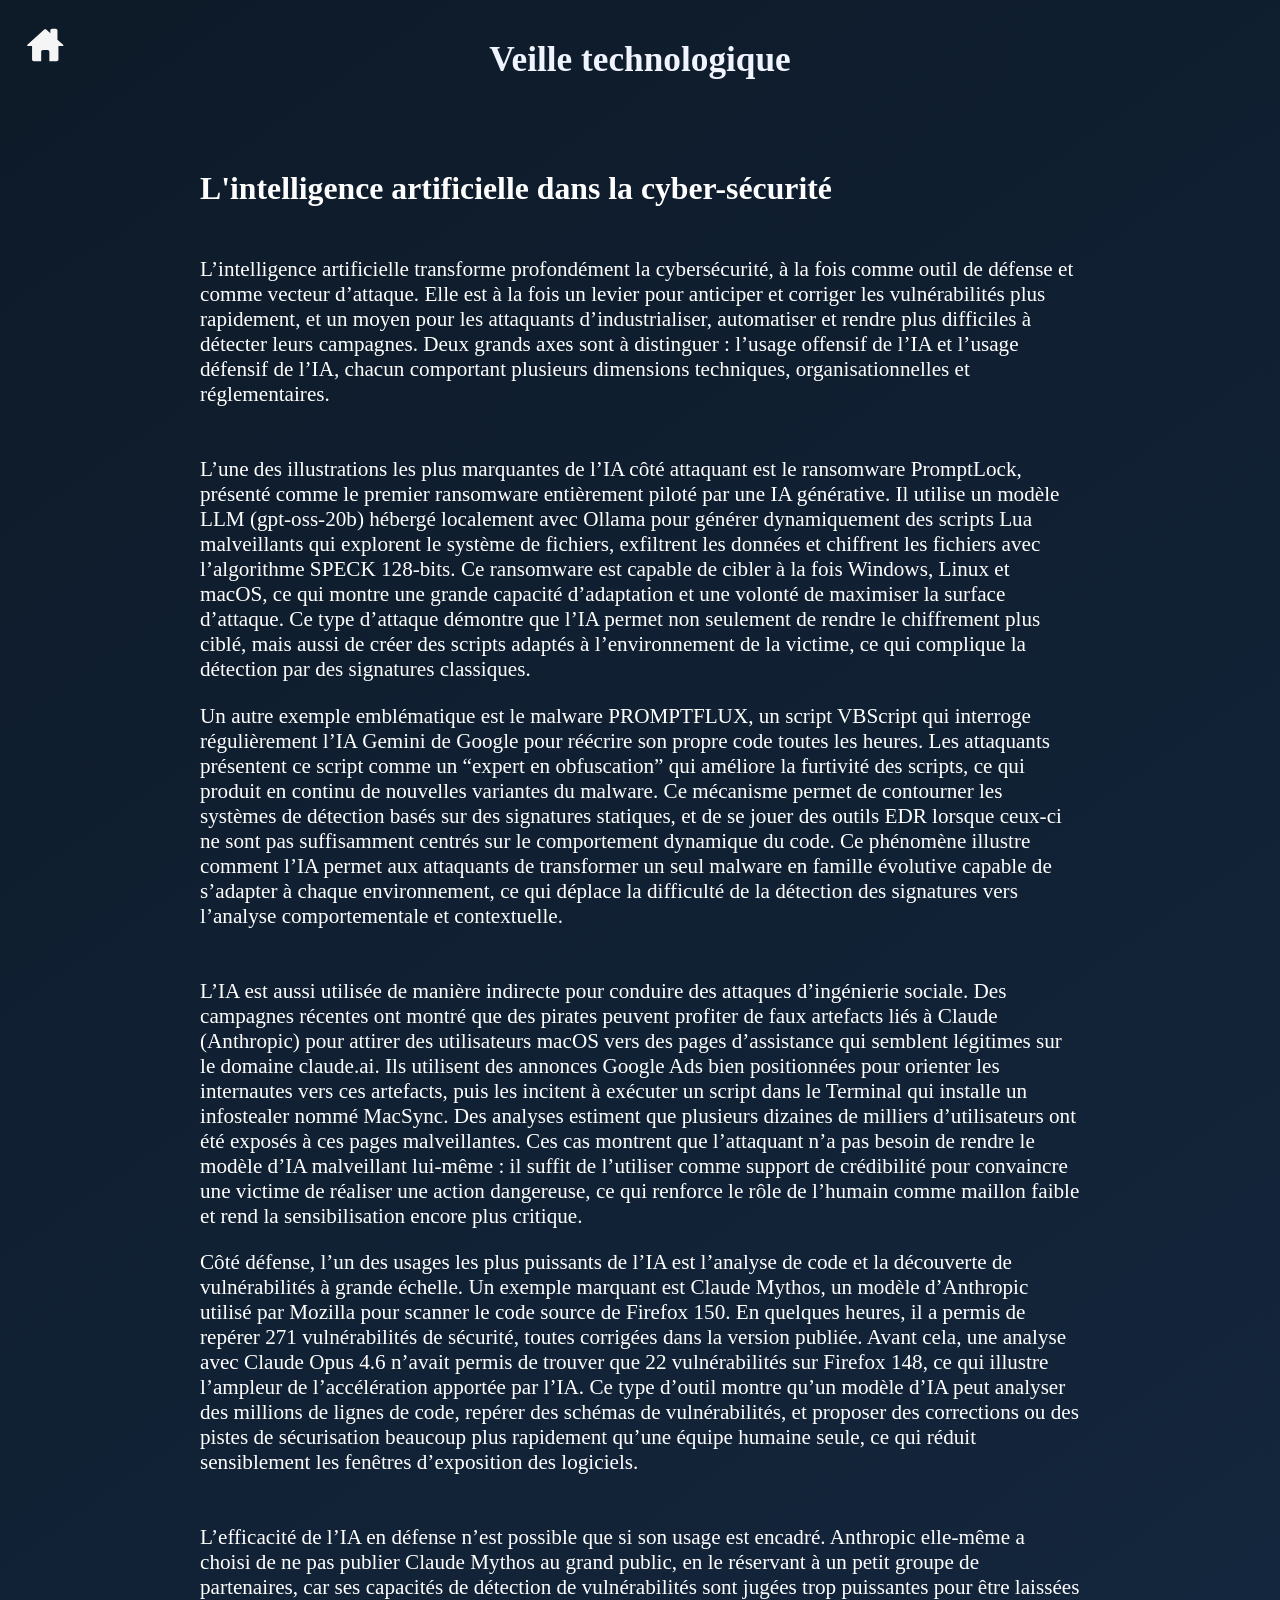
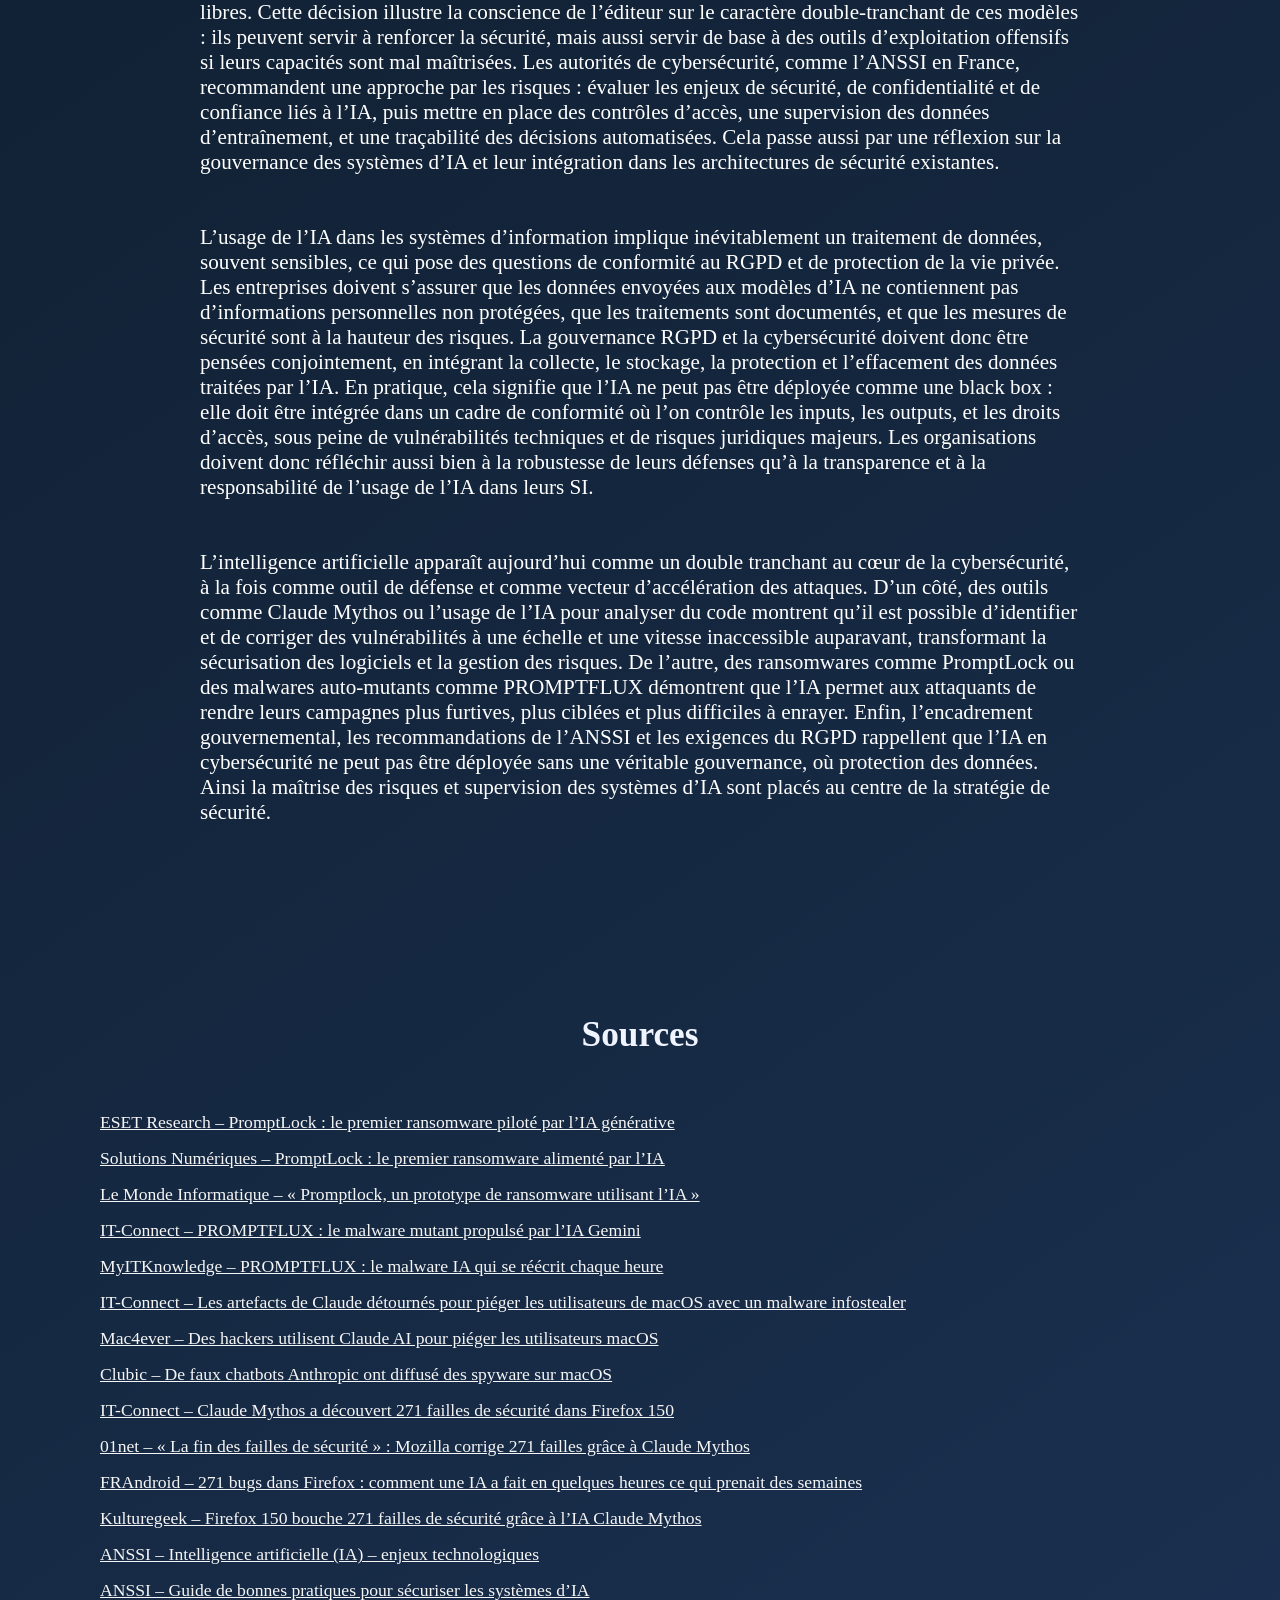
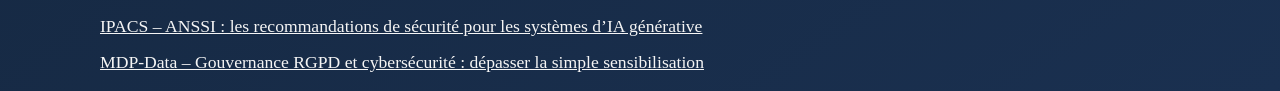
<file: veille.html>
<!DOCTYPE html>
<html lang="fr">
<head>
  <meta charset="UTF-8" />
  <meta name="viewport" content="width=device-width, initial-scale=1.0" />
  <title>Veille technologique</title>
  <link rel="stylesheet" href="css/styles.css" />
</head>
<body>
    <div class="home">
        <a href="index.html">
            <svg viewBox="-4.5 0 32 32" class="home-icon" xmlns="http://www.w3.org/2000/svg"><path d="M19.469 12.594l3.625 3.313c0.438 0.406 0.313 0.719-0.281 0.719h-2.719v8.656c0 0.594-0.5 1.125-1.094 1.125h-4.719v-6.063c0-0.594-0.531-1.125-1.125-1.125h-2.969c-0.594 0-1.125 0.531-1.125 1.125v6.063h-4.719c-0.594 0-1.125-0.531-1.125-1.125v-8.656h-2.688c-0.594 0-0.719-0.313-0.281-0.719l10.594-9.625c0.438-0.406 1.188-0.406 1.656 0l2.406 2.156v-1.719c0-0.594 0.531-1.125 1.125-1.125h2.344c0.594 0 1.094 0.531 1.094 1.125v5.875z"></path>
        </svg>
        </a>
    </div>
    <h1 id="section-title">Veille technologique</h1>
    <div class="text">
        <br>
        <h2>L'intelligence artificielle dans la cyber-sécurité</h2>
        <p>
            L’intelligence artificielle transforme profondément la cybersécurité, à la fois comme outil de défense et comme vecteur d’attaque. Elle est à la fois un levier pour anticiper et corriger les vulnérabilités plus rapidement, et un moyen pour les attaquants d’industrialiser, automatiser et rendre plus difficiles à détecter leurs campagnes. Deux grands axes sont à distinguer :  l’usage offensif de l’IA et l’usage défensif de l’IA, chacun comportant plusieurs dimensions techniques, organisationnelles et réglementaires.
        <p>
            L’une des illustrations les plus marquantes de l’IA côté attaquant est le ransomware PromptLock, présenté comme le premier ransomware entièrement piloté par une IA générative. Il utilise un modèle LLM (gpt‑oss‑20b) hébergé localement avec Ollama pour générer dynamiquement des scripts Lua malveillants qui explorent le système de fichiers, exfiltrent les données et chiffrent les fichiers avec l’algorithme SPECK 128‑bits. Ce ransomware est capable de cibler à la fois Windows, Linux et macOS, ce qui montre une grande capacité d’adaptation et une volonté de maximiser la surface d’attaque.
Ce type d’attaque démontre que l’IA permet non seulement de rendre le chiffrement plus ciblé, mais aussi de créer des scripts adaptés à l’environnement de la victime, ce qui complique la détection par des signatures classiques.
        </p>   
            Un autre exemple emblématique est le malware PROMPTFLUX, un script VBScript qui interroge régulièrement l’IA Gemini de Google pour réécrire son propre code toutes les heures. Les attaquants présentent ce script comme un “expert en obfuscation” qui améliore la furtivité des scripts, ce qui produit en continu de nouvelles variantes du malware. Ce mécanisme permet de contourner les systèmes de détection basés sur des signatures statiques, et de se jouer des outils EDR lorsque ceux‑ci ne sont pas suffisamment centrés sur le comportement dynamique du code.
Ce phénomène illustre comment l’IA permet aux attaquants de transformer un seul malware en famille évolutive capable de s’adapter à chaque environnement, ce qui déplace la difficulté de la détection des signatures vers l’analyse comportementale et contextuelle.
        <p>      
            L’IA est aussi utilisée de manière indirecte pour conduire des attaques d’ingénierie sociale. Des campagnes récentes ont montré que des pirates peuvent profiter de faux artefacts liés à Claude (Anthropic) pour attirer des utilisateurs macOS vers des pages d’assistance qui semblent légitimes sur le domaine claude.ai. Ils utilisent des annonces Google Ads bien positionnées pour orienter les internautes vers ces artefacts, puis les incitent à exécuter un script dans le Terminal qui installe un infostealer nommé MacSync. Des analyses estiment que plusieurs dizaines de milliers d’utilisateurs ont été exposés à ces pages malveillantes.
Ces cas montrent que l’attaquant n’a pas besoin de rendre le modèle d’IA malveillant lui‑même : il suffit de l’utiliser comme support de crédibilité pour convaincre une victime de réaliser une action dangereuse, ce qui renforce le rôle de l’humain comme maillon faible et rend la sensibilisation encore plus critique.
        </p>
Côté défense, l’un des usages les plus puissants de l’IA est l’analyse de code et la découverte de vulnérabilités à grande échelle. Un exemple marquant est Claude Mythos, un modèle d’Anthropic utilisé par Mozilla pour scanner le code source de Firefox 150. En quelques heures, il a permis de repérer 271 vulnérabilités de sécurité, toutes corrigées dans la version publiée. Avant cela, une analyse avec Claude Opus 4.6 n’avait permis de trouver que 22 vulnérabilités sur Firefox 148, ce qui illustre l’ampleur de l’accélération apportée par l’IA.
Ce type d’outil montre qu’un modèle d’IA peut analyser des millions de lignes de code, repérer des schémas de vulnérabilités, et proposer des corrections ou des pistes de sécurisation beaucoup plus rapidement qu’une équipe humaine seule, ce qui réduit sensiblement les fenêtres d’exposition des logiciels.
        </p>
        <p>
            L’efficacité de l’IA en défense n’est possible que si son usage est encadré. Anthropic elle‑même a choisi de ne pas publier Claude Mythos au grand public, en le réservant à un petit groupe de partenaires, car ses capacités de détection de vulnérabilités sont jugées trop puissantes pour être laissées libres. Cette décision illustre la conscience de l’éditeur sur le caractère double‑tranchant de ces modèles : ils peuvent servir à renforcer la sécurité, mais aussi servir de base à des outils d’exploitation offensifs si leurs capacités sont mal maîtrisées.
Les autorités de cybersécurité, comme l’ANSSI en France, recommandent une approche par les risques : évaluer les enjeux de sécurité, de confidentialité et de confiance liés à l’IA, puis mettre en place des contrôles d’accès, une supervision des données d’entraînement, et une traçabilité des décisions automatisées. Cela passe aussi par une réflexion sur la gouvernance des systèmes d’IA et leur intégration dans les architectures de sécurité existantes.
        </p>
        <p>
            L’usage de l’IA dans les systèmes d’information implique inévitablement un traitement de données, souvent sensibles, ce qui pose des questions de conformité au RGPD et de protection de la vie privée. Les entreprises doivent s’assurer que les données envoyées aux modèles d’IA ne contiennent pas d’informations personnelles non protégées, que les traitements sont documentés, et que les mesures de sécurité sont à la hauteur des risques. La gouvernance RGPD et la cybersécurité doivent donc être pensées conjointement, en intégrant la collecte, le stockage, la protection et l’effacement des données traitées par l’IA.
En pratique, cela signifie que l’IA ne peut pas être déployée comme une black box : elle doit être intégrée dans un cadre de conformité où l’on contrôle les inputs, les outputs, et les droits d’accès, sous peine de vulnérabilités techniques et de risques juridiques majeurs. Les organisations doivent donc réfléchir aussi bien à la robustesse de leurs défenses qu’à la transparence et à la responsabilité de l’usage de l’IA dans leurs SI.
        </p>
        <p>
            L’intelligence artificielle apparaît aujourd’hui comme un double tranchant au cœur de la cybersécurité, à la fois comme outil de défense et comme vecteur d’accélération des attaques. D’un côté, des outils comme Claude Mythos ou l’usage de l’IA pour analyser du code montrent qu’il est possible d’identifier et de corriger des vulnérabilités à une échelle et une vitesse inaccessible auparavant, transformant la sécurisation des logiciels et la gestion des risques. De l’autre, des ransomwares comme PromptLock ou des malwares auto‑mutants comme PROMPTFLUX démontrent que l’IA permet aux attaquants de rendre leurs campagnes plus furtives, plus ciblées et plus difficiles à enrayer. Enfin, l’encadrement gouvernemental, les recommandations de l’ANSSI et les exigences du RGPD rappellent que l’IA en cybersécurité ne peut pas être déployée sans une véritable gouvernance, où protection des données. Ainsi la maîtrise des risques et supervision des systèmes d’IA sont placés au centre de la stratégie de sécurité.
        </p>
    </div>
        <h1 id="section-title">Sources</h1>
        <p class="source">
                <a href="https://www.eset.com/fr/about/newsroom/press-releases/recherche/promptlock-premier-ransomware-ia-generative/">ESET Research – PromptLock : le premier ransomware piloté par l’IA générative</a>

                <a href="https://www.solutions-numeriques.com/promptlock-le-premier-ransomware-alimente-par-lia/">Solutions Numériques – PromptLock : le premier ransomware alimenté par l’IA</a>

                <a href="https://www.lemondeinformatique.fr/actualites/lire-promptlock-un-prototype-de-ransomware-utilisant-l-ia-97709.html">Le Monde Informatique – « Promptlock, un prototype de ransomware utilisant l’IA »</a>

                <a href="https://www.it-connect.fr/promptflux-ce-malware-utilise-lia-de-google-pour-reecrire-son-code-toutes-les-heures/">IT-Connect – PROMPTFLUX : le malware mutant propulsé par l’IA Gemini</a>

                <a href="https://myitknowledge.fr/news/promptflux-malware-ia-google-gtig/">MyITKnowledge – PROMPTFLUX : le malware IA qui se réécrit chaque heure</a>

                <a href="https://www.it-connect.fr/les-artefacts-de-claude-detournes-pour-pieger-les-utilisateurs-de-macos-avec-un-malware-infostealer/">IT-Connect – Les artefacts de Claude détournés pour piéger les utilisateurs de macOS avec un malware infostealer</a>

                <a href="https://www.mac4ever.com/securite/194707-attention-des-hackers-utilisent-claude-ai-pour-pieger-les-utilisateurs-mac">Mac4ever – Des hackers utilisent Claude AI pour piéger les utilisateurs macOS</a>

                <a href="https://www.clubic.com/actualite-600550-attention-un-claude-peut-en-cacher-un-autre-de-faux-chatbots-anthropic-ont-diffuse-des-spyware-sur-macos/">Clubic – De faux chatbots Anthropic ont diffusé des spyware sur macOS</a>

                <a href="https://www.it-connect.fr/claude-mythos-a-decouvert-271-failles-de-securite-dans-firefox-150/">IT-Connect – Claude Mythos a découvert 271 failles de sécurité dans Firefox 150</a>

                <a href="https://www.01net.com/actualites/fin-failles-securite-mozilla-corrige-271-vulnerabilites-firefox-grace-claude-mythos.html">01net – « La fin des failles de sécurité » : Mozilla corrige 271 failles grâce à Claude Mythos</a>

                <a href="https://www.frandroid.com/culture-tech/intelligence-artificielle/271-bugs-dans-firefox-comment-une-ia- ...">FRAndroid – 271 bugs dans Firefox : comment une IA a fait en quelques heures ce qui prenait des semaines</a>

                <a href="https://kulturegeek.fr/news-351078/firefox-150-bouche-271-failles-securite-grace-lia-claude-mythos">Kulturegeek – Firefox 150 bouche 271 failles de sécurité grâce à l’IA Claude Mythos</a>

                <a href="https://cyber.gouv.fr/enjeux-technologiques/intelligence-artificielle/">ANSSI – Intelligence artificielle (IA) – enjeux technologiques</a>

                <a href="https://www.lembarque.com/article/cybersecurite-lanssi-publie-un-guide-de-bonnes-pratiques-et-de-recommandations-pour-securiser-les-systemes-dia/">ANSSI – Guide de bonnes pratiques pour sécuriser les systèmes d’IA</a>

                <a href="https://www.ipacs.fr/2024/05/02/anssi-les-recommandations-de-securite-pour-les-systemes-dia-generative/">IPACS – ANSSI : les recommandations de sécurité pour les systèmes d’IA générative</a>

                <a href="https://mdp-data.com/gouvernance-rgpd-cybersecurite-depasser-sensibilisation-renforcer-securite/">MDP‑Data – Gouvernance RGPD et cybersécurité : dépasser la simple sensibilisation</a>
                        </p>
</body>
</html>
</file>
<file: css/styles.css>
/* ==========================================
   BASE — commun à toutes les pages
========================================== */

html, body {
  margin: 0;
  padding: 0;
  font-size: 1.05em;
  color: #f0f4ff;
  /*background: #0d1a28;*/
}

/* ==========================================
   FOND PLEINE PAGE
========================================== */

.bg-layer {
  position: fixed;
  inset: 0;
  z-index: 0;
  pointer-events: none;
  transition: opacity 0.9s ease;
}

.bg-a {
  background: linear-gradient(145deg, #0d1a28 0%, #14263d 55%, #1a3050 100%);
  opacity: 1;
}

.bg-b {
  background: linear-gradient(145deg, #0d1a28 0%, #14263d 55%, #1a3050 100%);
  opacity: 0;
}

/* ==========================================
   PAGE ACCUEIL — plein écran, pas de scroll
========================================== */

body:has(#accueil) {
  height: 100vh;
  overflow: hidden;
}

#accueil {
  position: relative;
  z-index: 1;
  display: flex;
  flex-direction: column;
  justify-content: center;
  align-items: center;
  height: 100vh;
  padding: 20px;
  text-align: center;
}

#accueil-card {
  background: #111e2e;
  border-radius: 22px;
  padding: clamp(28px, 4vh, 52px) 40px clamp(24px, 3.5vh, 44px);
  box-shadow: 0 10px 40px rgba(0, 0, 0, 0.45);
  max-width: 800px;
  width: 100%;
}

#accueil h1 {
  margin-bottom: clamp(20px, 3vh, 40px);
  font-size: clamp(1.6em, 3.5vw, 2.5em);
  font-weight: 500;
  color: #dde6f5;
  letter-spacing: 0.02em;
}

/* ==========================================
   PAGES SECONDAIRES — scrollables
========================================== */

body:not(:has(#accueil)) {
  min-height: 100vh;
  overflow-y: auto;
  background: linear-gradient(145deg, #0d1a28 0%, #14263d 60%, #1a3050 100%);
}

/* ==========================================
   CAROUSEL
========================================== */

.carousel-container {
  margin: 0 50px clamp(12px, 2vh, 28px);
  position: relative;
  display: flex;
  align-items: center;
  perspective: 1000px;
}

.carousel-wrapper {
  overflow: visible;
  flex: 1;
  max-width: 600px;
  height: clamp(140px, 22vh, 200px);
  position: relative;
}

.slider {
  display: block;
  list-style: none;
  margin: 0;
  padding: 0;
  position: relative;
  width: 100%;
  height: 100%;
  transform-style: preserve-3d;
}

.slide {
  position: absolute;
  top: 50%;
  left: 50%;
  width: 172px;
  height: 138px;
  padding: 20px;
  background: #111e2e;
  border-radius: 13px;
  transition: all 0.6s cubic-bezier(0.4, 0, 0.2, 1);
  transform-origin: center center;
  backface-visibility: hidden;
  opacity: 0;
  transform: translate(-50%, -50%) scale(0.4);
  pointer-events: none;
}

.slide-pict {
  fill: #7a9fbe;
  width: 68px;
  height: 68px;
  transition: fill 0.4s ease;
}

.slide.active {
  opacity: 1;
  background: #16273f;
  transform: translate(-50%, -50%) translateZ(50px) scale(1.09);
  z-index: 10;
  pointer-events: auto;
}

.slide.active .slide-pict {
  fill: #b8d0e8;
}

.slide.prev {
  opacity: 0.68;
  background: #111e2e;
  border-color: rgba(70, 110, 160, 0.2);
  transform: translate(calc(-50% - 168px), -50%) translateZ(-15px) scale(0.88);
  z-index: 5;
  pointer-events: auto;
}

.slide.next {
  opacity: 0.68;
  background: #111e2e;
  border-color: rgba(70, 110, 160, 0.2);
  transform: translate(calc(-50% + 168px), -50%) translateZ(-15px) scale(0.88);
  z-index: 5;
  pointer-events: auto;
}

.slide.far-prev {
  opacity: 0.2;
  background: #0e1924;
  transform: translate(calc(-50% - 285px), -50%) scale(0.68);
  z-index: 1;
  pointer-events: none;
}

.slide.far-next {
  opacity: 0.2;
  background: #0e1924;
  transform: translate(calc(-50% + 285px), -50%) scale(0.68);
  z-index: 1;
  pointer-events: none;
}

.slide a {
  text-decoration: none;
  color: #8aadcc;
  display: flex;
  flex-direction: column;
  align-items: center;
  gap: 10px;
  height: 100%;
  justify-content: center;
  transition: color 0.3s ease;
}

.slide.active a {
  color: #c2d8f0;
}

.slide span {
  font-size: 0.82em;
  font-weight: 500;
  text-align: center;
  line-height: 1.2;
}

/* ==========================================
   BOUTONS NAVIGATION
========================================== */

.carousel-btn {
  border: none;
  background: transparent;
  border-radius: 50%;
  width: 48px;
  height: 48px;
  display: flex;
  align-items: center;
  justify-content: center;
  color: #aac8de;
  cursor: pointer;
  transition: all 0.2s ease;
  flex-shrink: 0;
}

.carousel-btn:hover {
  transform: scale(1.5);
}

.carousel-btn:active {
  transform: scale(0.95);
}

/* ==========================================
   INDICATEURS — rectangles arrondis
========================================== */

.carousel-indicators {
  display: flex;
  gap: 7px;
  justify-content: center;
  align-items: center;
  margin-top: 8px;
}

.indicator {
  height: 4px;
  border-radius: 2px;
  border: none;
  background: rgba(90, 140, 190, 0.32);
  cursor: pointer;
  transition: all 0.4s cubic-bezier(0.4, 0, 0.2, 1);
  width: 28px;
  padding: 0;
}

.indicator.active {
  background: #f0f4ff;
  width: 56px;
}

.indicator:not(.active):hover {
  background: rgba(90, 140, 190, 0.58);
}

/* ==========================================
   PAGE PROFIL
========================================== */

.contact-links {
  display: inline;
}

.contact-link svg {
  fill: whitesmoke;
  width: 30px;
  height: 30px;
}

/* ── HEADER ──────────────────────────────────────── */

.profil-header {
  display: flex;
  align-items: center;
  justify-content: center;
  gap: 36px;
  margin-bottom: 40px;
  padding: 50px 200px;
}

.profil-header-text h1 {
  font-size: 2.2em;
  font-weight: 600;
  color: #dde6f5;
  margin: 0 0 6px;
  letter-spacing: 0.01em;
}

.profil-header-text .subtitle {
  font-size: 1em;
  color: #5a90b8;
  margin: 0 0 14px;
  font-weight: 400;
}

.profil-tags {
  display: flex;
  gap: 8px;
  flex-wrap: wrap;
}

.tag {
  font-size: 0.75em;
  padding: 4px 12px;
  border-radius: 20px;
  background: rgba(90, 150, 210, 0.12);
  border: 1px solid rgba(90, 150, 210, 0.28);
  color: #7ab8f5;
  letter-spacing: 0.03em;
}

/* ── BACK LINK ──────────────────────────────────── */

.back-link {
  display: inline-flex;
  align-items: center;
  gap: 7px;
  color: #5a7a9a;
  text-decoration: none;
  font-size: 0.88em;
  margin-bottom: 40px;
  transition: color 0.2s;
}
.back-link:hover { color: #8aadcc; }
.back-link svg { width: 16px; height: 16px; stroke: currentColor; }

/* ── SECTIONS ──────────────────────────────────── */

.section {
  margin-bottom: 44px;
  padding: 0 200px;
  justify-content: center;
  text-align: center;
}

.section-label {
  font-size: 0.72em;
  letter-spacing: 0.14em;
  text-transform: uppercase;
  color: #3a6080;
  margin-bottom: 18px;
  display: flex;
  align-items: center;
  gap: 12px;
}

.section-label::after {
  content: '';
  flex: 1;
  height: 1px;
  background: rgba(60, 100, 140, 0.25);
}

/* ── À PROPOS ──────────────────────────────────── */

.about-text {
  background: #111e2e;
  border: 1px solid rgba(70, 110, 160, 0.2);
  border-radius: 14px;
  padding: 26px 30px;
  color: #b0c4d8;
  line-height: 1.85;
  font-size: 1em;
}

/* ── FRISE CHRONOLOGIQUE ───────────────────────── */

.timeline-scroll {
  overflow-x: auto;
  padding-bottom: 12px;
  /* masquer la scrollbar mais garder la fonctionnalité */
  scrollbar-width: none;
}
.timeline-scroll::-webkit-scrollbar { display: none; }

.timeline {
  display: flex;
  align-items: flex-start;
  gap: 0;
  position: relative;
  min-width: max-content;
  padding: 32px 24px 8px;
}

/* Ligne horizontale */
.timeline::before {
  content: '';
  position: absolute;
  top: 50px;
  left: 24px;
  right: 24px;
  height: 2px;
  background: linear-gradient(90deg, transparent, rgba(60, 110, 170, 0.5) 10%, rgba(60, 110, 170, 0.5) 90%, transparent);
}

.timeline-item {
  display: flex;
  flex-direction: column;
  align-items: center;
  position: relative;
  min-width: 160px;
  flex: 1;
}

/* Connecteur entre items */
.timeline-item + .timeline-item::before {
  content: '';
  position: absolute;
  top: 18px;
  left: -50%;
  width: 100%;
  height: 2px;
  background: rgba(60, 110, 170, 0.3);
  z-index: 0;
}

.timeline-dot {
  width: 38px;
  height: 38px;
  border-radius: 50%;
  background: #16273f;
  border: 2px solid rgba(90, 150, 210, 0.55);
  display: flex;
  align-items: center;
  justify-content: center;
  position: relative;
  z-index: 1;
  transition: border-color 0.3s, box-shadow 0.3s;
  flex-shrink: 0;
}

.timeline-dot svg {
  width: 18px;
  height: 18px;
  fill: #5a90b8;
}

.timeline-item:hover .timeline-dot {
  border-color: rgba(90, 150, 210, 0.9);
  box-shadow: 0 0 14px rgba(60, 130, 210, 0.3);
}

.timeline-content {
  margin-top: 14px;
  text-align: center;
  padding: 0 8px;
}

.timeline-year {
  font-size: 0.72em;
  color: #4a80a8;
  font-weight: 600;
  letter-spacing: 0.06em;
  margin-bottom: 4px;
}

.timeline-title {
  font-size: 0.82em;
  color: #c2d8f0;
  font-weight: 500;
  line-height: 1.35;
  margin-bottom: 3px;
}

.timeline-place {
  font-size: 0.75em;
  color: #5a7a9a;
  line-height: 1.3;
}

/* ── COMPÉTENCES ───────────────────────────────── */

.skills-grid {
  display: grid;
  grid-template-columns: repeat(auto-fill, minmax(240px, 1fr));
  gap: 14px;
  max-width: 1000px;
  margin: auto;
}

.skill-card {
  background: #111e2e;
  border: 1px solid rgba(70, 110, 160, 0.2);
  border-radius: 12px;
  padding: 20px 22px;
  transition: border-color 0.25s, transform 0.25s;
}

.skill-card:hover {
  border-color: rgba(90, 150, 210, 0.42);
  transform: translateY(-3px);
}

.skill-card-header {
  display: flex;
  align-items: center;
  gap: 10px;
  margin-bottom: 14px;
}

.skill-card-header svg {
  width: 20px;
  height: 20px;
  fill: #4a80a8;
  flex-shrink: 0;
}

.skill-card-header h3 {
  font-size: 0.88em;
  font-weight: 600;
  color: #7ab8f5;
  margin: 0;
  letter-spacing: 0.04em;
  text-transform: uppercase;
}

.skill-list {
  display: flex;
  flex-wrap: wrap;
  gap: 6px;
}

.skill-pill {
  font-size: 0.78em;
  padding: 4px 11px;
  border-radius: 20px;
  background: rgba(20, 45, 75, 0.8);
  border: 1px solid rgba(60, 100, 150, 0.3);
  color: #98bcd8;
}

/* ── BOUTON CV ─────────────────────────────────── */

.cv-section {
  display: flex;
  justify-content: center;
  margin-top: 8px;
}

.cv-btn {
  display: inline-flex;
  align-items: center;
  gap: 11px;
  padding: 14px 32px;
  background: linear-gradient(135deg, #16273f, #1e3656);
  border: 1px solid rgba(90, 150, 210, 0.45);
  border-radius: 30px;
  color: #c2d8f0;
  text-decoration: none;
  font-size: 0.95em;
  font-weight: 500;
  letter-spacing: 0.02em;
  transition: all 0.28s ease;
  box-shadow: 0 4px 18px rgba(10, 40, 90, 0.35);
}

.cv-btn:hover {
  background: linear-gradient(135deg, #1e3656, #264470);
  border-color: rgba(90, 150, 210, 0.7);
  transform: translateY(-2px);
  box-shadow: 0 8px 24px rgba(20, 60, 130, 0.4);
  color: #ddeeff;
}

.cv-btn svg {
  width: 20px;
  height: 20px;
  fill: #7ab8f5;
  transition: fill 0.2s;
}

.cv-btn:hover svg { fill: #aad0f8; }


/* ==========================================
   PAGE PROJETS
========================================== */

#section-title {
  margin: 0;
  padding: 40px;
  text-align: center;
}

#card-container {
  display: flex;
  justify-content: center;
}

.card {
  background: #111e2e;
  text-align: center;
  align-items: center;
  justify-content: center;
  width: 400px;
  height: 200px;
  margin: 50px;
  border-radius: 35px;
}

.card p {
  margin: 20px;
}

.icon-project {
  margin: 0;
  width: 35px;
  height: 35px;
  fill: whitesmoke;
  margin: 10px 30px;
  transition: all 0.2s ease;
}

.icon-project:hover {
  transform: scale(1.2);
}


/*============================================
  Text
=============================================*/
.text {
  text-align: left;
  font-size: larger;
  color: white;
  margin: 0 200px 150px;
}

.text p {
  margin-top: 50px;
}

.source a {
  display: flex;
  flex-direction: column;
  margin: 15px 100px;
  color: whitesmoke;
}

/*==========================================
  Home btn
==========================================*/

.home {
  position: absolute;
  top: 20px;
  left: 20px;
  z-index: 1000;
  background: transparent;
  transition: all 0.2s ease;
}

.home-icon {
  fill: whitesmoke;
  width: 50px;
  height: 50px;
}

.home:hover {
  transform: scale(1.1);
}

/* ==========================================
   RESPONSIVE
========================================== */

@media (max-width: 768px) {
  #accueil { padding: 10px; }
  #accueil h1 { font-size: 2em; margin-bottom: 30px; }
  #accueil-card { padding: 30px 20px; }

  .carousel-container {
    flex-direction: column;
    gap: 15px;
    margin: 0 20px 20px;
  }

  .carousel-btn { width: 40px; height: 40px; }
  .carousel-wrapper { height: 160px; }
  .slide { width: 140px; height: 110px; padding: 14px; }
  .slide-pict { width: 54px; height: 54px; }

  .slide.prev  { transform: translate(calc(-50% - 82px), -50%) translateZ(-15px) scale(0.85); }
  .slide.next  { transform: translate(calc(-50% + 82px), -50%) translateZ(-15px) scale(0.85); }
  .slide.active{ transform: translate(-50%, -50%) translateZ(30px) scale(1.05); }

  .profil-header h1 { font-size: 2em; }
  .profil-section { padding: 20px; }
  .competences-grid { grid-template-columns: 1fr; }
  .contact-links { flex-direction: column; align-items: center; }
}

@media (max-width: 480px) {
  .carousel-wrapper { height: 140px; }
  .slide { width: 118px; height: 88px; padding: 10px; }
  .slide-pict { width: 46px; height: 46px; }
  .slide span { font-size: 0.7em; }
}
</file>
